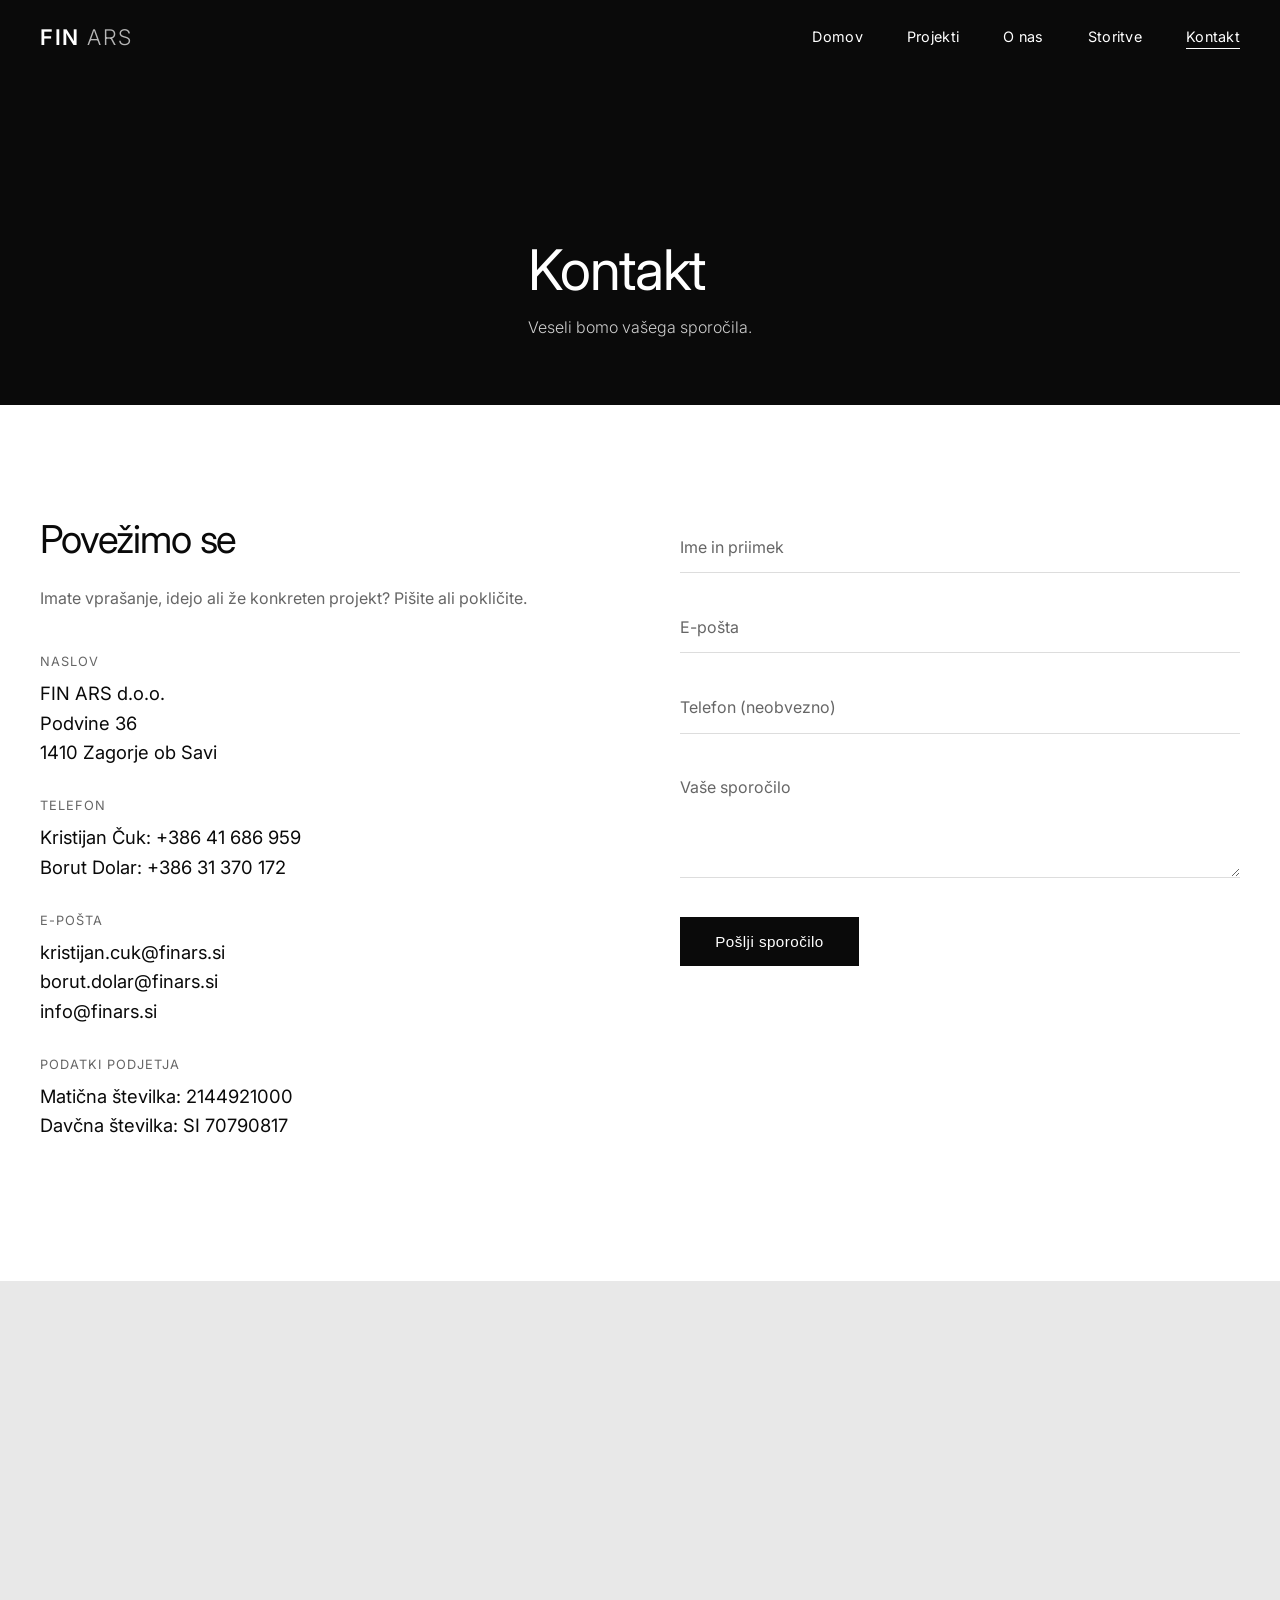
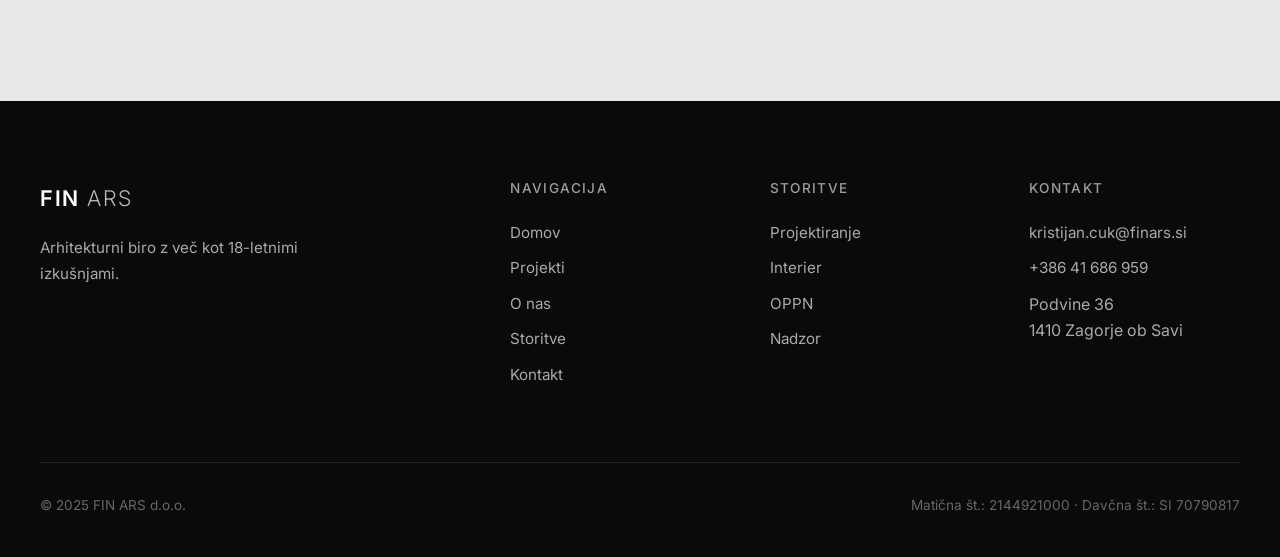
<file: kontakt.html>
<!DOCTYPE html>
<html lang="sl">
<head>
  <meta charset="UTF-8">
  <meta name="viewport" content="width=device-width, initial-scale=1.0">
  <title>Kontakt | FIN ARS</title>
  <link href="https://fonts.googleapis.com/css2?family=Inter:wght@300;400;500;600&display=swap" rel="stylesheet">
  <link rel="stylesheet" href="css/style.css">
</head>
<body>
  <header class="header">
    <div class="nav-container">
      <a href="index.html" class="logo">FIN <span>ARS</span></a>
      <nav><ul class="nav-links">
        <li><a href="index.html" class="nav-link">Domov</a></li>
        <li><a href="projekti.html" class="nav-link">Projekti</a></li>
        <li><a href="o-nas.html" class="nav-link">O nas</a></li>
        <li><a href="storitve.html" class="nav-link">Storitve</a></li>
        <li><a href="kontakt.html" class="nav-link active">Kontakt</a></li>
      </ul></nav>
      <button class="menu-toggle" aria-label="Meni"><span></span><span></span><span></span></button>
    </div>
  </header>
  <section class="page-hero" style="min-height: 380px; height: 45vh;">
    <div class="page-hero-bg" style="background-image: url('https://images.unsplash.com/photo-1497366754035-f200968a6e72?q=80&w=2069&auto=format&fit=crop')"></div>
    <div class="container">
      <h1 class="display-2">Kontakt</h1>
      <p style="opacity: 0.8; font-weight: 300;">Veseli bomo vašega sporočila.</p>
    </div>
  </section>
  <section class="section">
    <div class="container">
      <div class="contact-grid">
        <div class="contact-info reveal">
          <h2 class="display-2" style="font-size: clamp(1.8rem, 3vw, 2.6rem);">Povežimo se</h2>
          <p style="color: var(--gray-500); margin-bottom: 2rem; line-height: 1.7;">Imate vprašanje, idejo ali že konkreten projekt? Pišite ali pokličite.</p>
          <div class="contact-details">
            <div class="contact-item"><label>Naslov</label><span>FIN ARS d.o.o.<br>Podvine 36<br>1410 Zagorje ob Savi</span></div>
            <div class="contact-item"><label>Telefon</label><a href="tel:+38641686959">Kristijan Čuk: +386 41 686 959</a><br><a href="tel:+38631370172">Borut Dolar: +386 31 370 172</a></div>
            <div class="contact-item"><label>E-pošta</label><a href="mailto:kristijan.cuk@finars.si">kristijan.cuk@finars.si</a><br><a href="mailto:borut.dolar@finars.si">borut.dolar@finars.si</a><br><a href="mailto:info@finars.si">info@finars.si</a></div>
            <div class="contact-item"><label>Podatki podjetja</label><span>Matična številka: 2144921000<br>Davčna številka: SI 70790817</span></div>
          </div>
        </div>
        <div class="reveal">
          <form class="contact-form" action="#" method="POST" onsubmit="event.preventDefault(); alert('Hvala za sporočilo!');">
            <div class="form-group"><input type="text" id="name" name="name" required placeholder=" "><label for="name">Ime in priimek</label></div>
            <div class="form-group"><input type="email" id="email" name="email" required placeholder=" "><label for="email">E-pošta</label></div>
            <div class="form-group"><input type="tel" id="phone" name="phone" placeholder=" "><label for="phone">Telefon (neobvezno)</label></div>
            <div class="form-group"><textarea id="message" name="message" required placeholder=" "></textarea><label for="message">Vaše sporočilo</label></div>
            <button type="submit" class="btn btn-dark" style="align-self: flex-start; margin-top: 0.5rem;">Pošlji sporočilo</button>
          </form>
        </div>
      </div>
    </div>
  </section>
  <section style="height: 420px; background: #e8e8e8;">
    <iframe src="https://maps.google.com/maps?q=Podvine+36,+1410+Zagorje+ob+Savi&output=embed" width="100%" height="100%" style="border:0;" allowfullscreen loading="lazy" title="Lokacija FIN ARS"></iframe>
  </section>
  <footer class="footer">
    <div class="container">
      <div class="footer-grid">
        <div class="footer-brand"><a href="index.html" class="logo">FIN <span>ARS</span></a><p>Arhitekturni biro z več kot 18-letnimi izkušnjami.</p></div>
        <div class="footer-links"><h4>Navigacija</h4><a href="index.html">Domov</a><a href="projekti.html">Projekti</a><a href="o-nas.html">O nas</a><a href="storitve.html">Storitve</a><a href="kontakt.html">Kontakt</a></div>
        <div class="footer-links"><h4>Storitve</h4><a href="storitve.html">Projektiranje</a><a href="storitve.html">Interier</a><a href="storitve.html">OPPN</a><a href="storitve.html">Nadzor</a></div>
        <div class="footer-links"><h4>Kontakt</h4><a href="mailto:kristijan.cuk@finars.si">kristijan.cuk@finars.si</a><a href="tel:+38641686959">+386 41 686 959</a><span style="display:block; color: var(--gray-300); margin-top: 0.7rem;">Podvine 36<br>1410 Zagorje ob Savi</span></div>
      </div>
      <div class="footer-bottom"><span>© 2025 FIN ARS d.o.o.</span><span>Matična št.: 2144921000 · Davčna št.: SI 70790817</span></div>
    </div>
  </footer>
  <script src="js/main.js"></script>
</body>
</html>
</file>
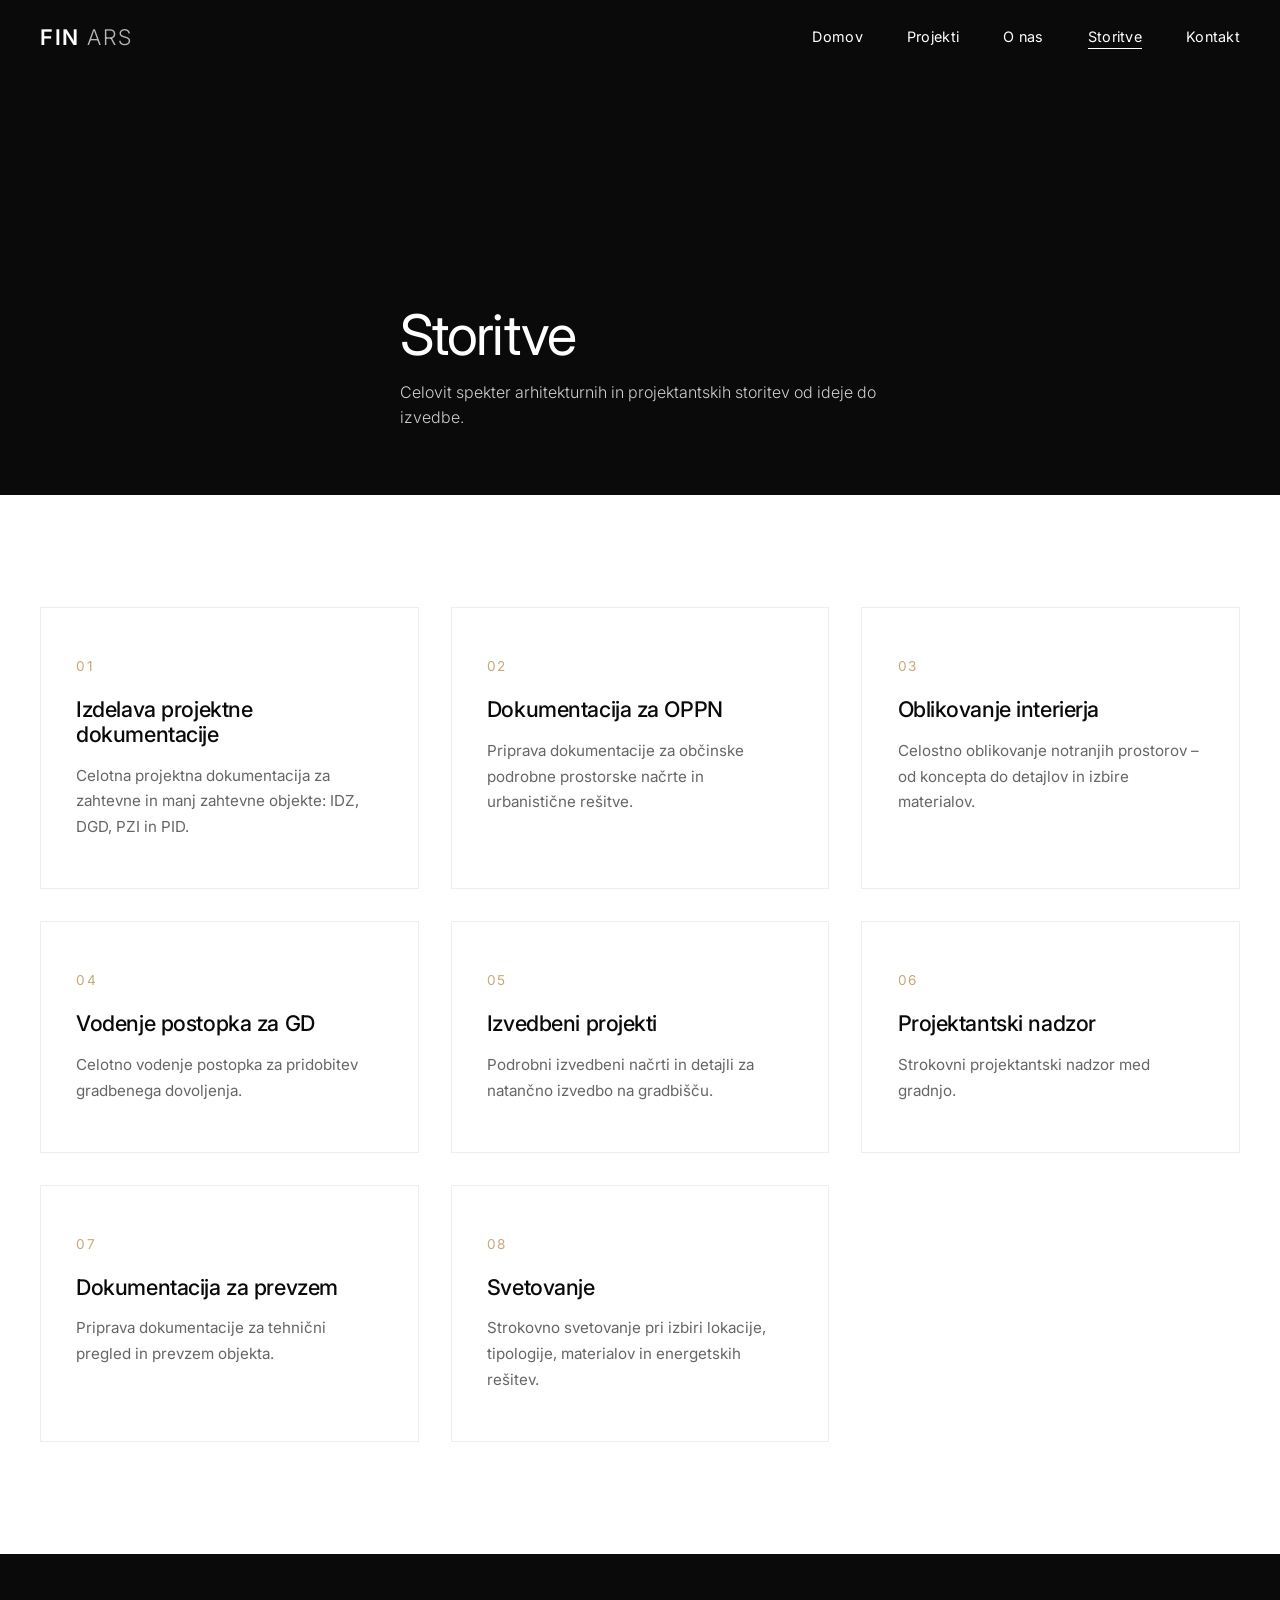
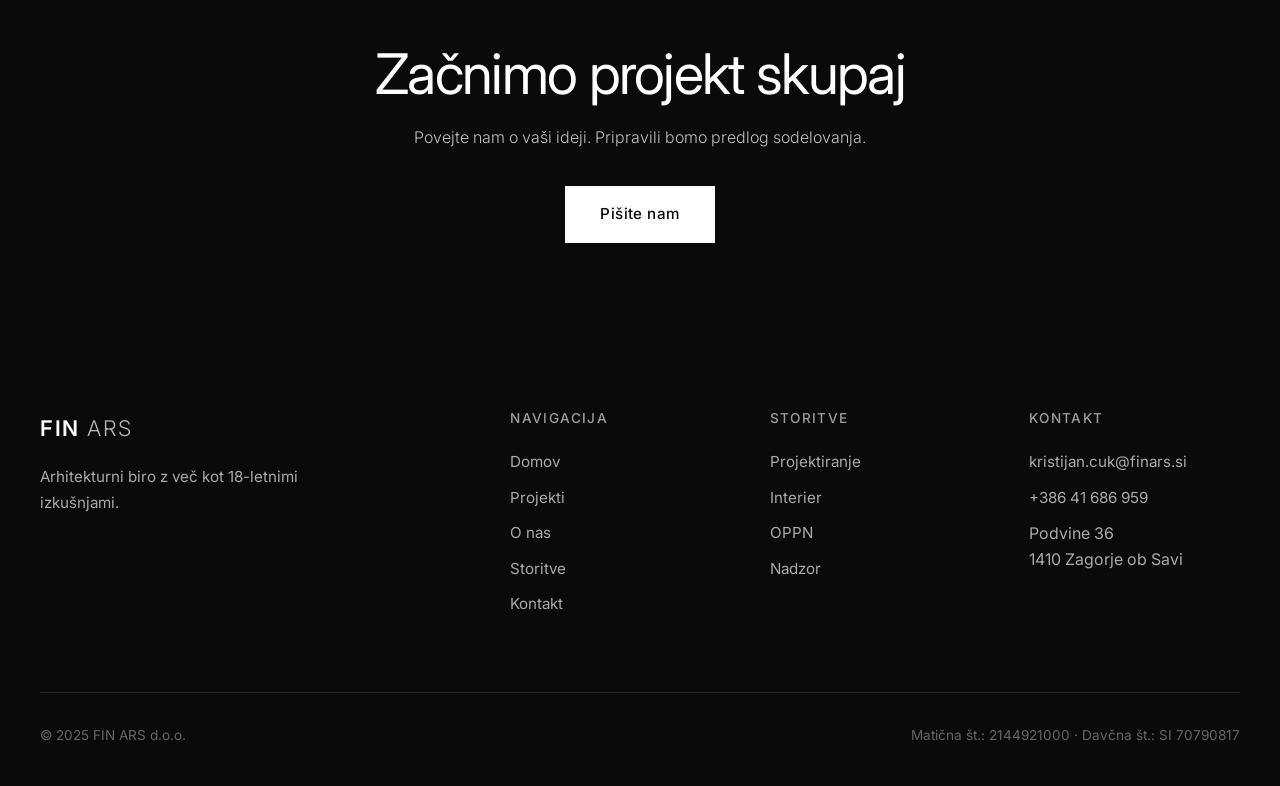
<file: storitve.html>
<!DOCTYPE html>
<html lang="sl">
<head>
  <meta charset="UTF-8">
  <meta name="viewport" content="width=device-width, initial-scale=1.0">
  <title>Storitve | FIN ARS</title>
  <link href="https://fonts.googleapis.com/css2?family=Inter:wght@300;400;500;600&display=swap" rel="stylesheet">
  <link rel="stylesheet" href="css/style.css">
</head>
<body>
  <header class="header">
    <div class="nav-container">
      <a href="index.html" class="logo">FIN <span>ARS</span></a>
      <nav><ul class="nav-links">
        <li><a href="index.html" class="nav-link">Domov</a></li>
        <li><a href="projekti.html" class="nav-link">Projekti</a></li>
        <li><a href="o-nas.html" class="nav-link">O nas</a></li>
        <li><a href="storitve.html" class="nav-link active">Storitve</a></li>
        <li><a href="kontakt.html" class="nav-link">Kontakt</a></li>
      </ul></nav>
      <button class="menu-toggle" aria-label="Meni"><span></span><span></span><span></span></button>
    </div>
  </header>
  <section class="page-hero">
    <div class="page-hero-bg" style="background-image: url('https://images.unsplash.com/photo-1503387762-592deb58ef4e?q=80&w=2071&auto=format&fit=crop')"></div>
    <div class="container">
      <h1 class="display-2">Storitve</h1>
      <p style="opacity: 0.8; font-weight: 300; max-width: 480px;">Celovit spekter arhitekturnih in projektantskih storitev od ideje do izvedbe.</p>
    </div>
  </section>
  <section class="section">
    <div class="container">
      <div class="services-grid" style="gap: 2rem;">
        <div class="service-card reveal" style="padding: 3rem 2.2rem;"><span class="service-number">01</span><h3>Izdelava projektne dokumentacije</h3><p>Celotna projektna dokumentacija za zahtevne in manj zahtevne objekte: IDZ, DGD, PZI in PID.</p></div>
        <div class="service-card reveal" style="padding: 3rem 2.2rem;"><span class="service-number">02</span><h3>Dokumentacija za OPPN</h3><p>Priprava dokumentacije za občinske podrobne prostorske načrte in urbanistične rešitve.</p></div>
        <div class="service-card reveal" style="padding: 3rem 2.2rem;"><span class="service-number">03</span><h3>Oblikovanje interierja</h3><p>Celostno oblikovanje notranjih prostorov – od koncepta do detajlov in izbire materialov.</p></div>
        <div class="service-card reveal" style="padding: 3rem 2.2rem;"><span class="service-number">04</span><h3>Vodenje postopka za GD</h3><p>Celotno vodenje postopka za pridobitev gradbenega dovoljenja.</p></div>
        <div class="service-card reveal" style="padding: 3rem 2.2rem;"><span class="service-number">05</span><h3>Izvedbeni projekti</h3><p>Podrobni izvedbeni načrti in detajli za natančno izvedbo na gradbišču.</p></div>
        <div class="service-card reveal" style="padding: 3rem 2.2rem;"><span class="service-number">06</span><h3>Projektantski nadzor</h3><p>Strokovni projektantski nadzor med gradnjo.</p></div>
        <div class="service-card reveal" style="padding: 3rem 2.2rem;"><span class="service-number">07</span><h3>Dokumentacija za prevzem</h3><p>Priprava dokumentacije za tehnični pregled in prevzem objekta.</p></div>
        <div class="service-card reveal" style="padding: 3rem 2.2rem;"><span class="service-number">08</span><h3>Svetovanje</h3><p>Strokovno svetovanje pri izbiri lokacije, tipologije, materialov in energetskih rešitev.</p></div>
      </div>
    </div>
  </section>
  <section class="section" style="background: var(--black); color: white; padding: 5.5rem 0;">
    <div class="container text-center">
      <h2 class="display-2" style="margin-bottom: 1.2rem;">Začnimo projekt skupaj</h2>
      <p style="opacity: 0.75; max-width: 480px; margin: 0 auto 2.2rem; font-weight: 300;">Povejte nam o vaši ideji. Pripravili bomo predlog sodelovanja.</p>
      <a href="kontakt.html" class="btn btn-primary">Pišite nam</a>
    </div>
  </section>
  <footer class="footer">
    <div class="container">
      <div class="footer-grid">
        <div class="footer-brand"><a href="index.html" class="logo">FIN <span>ARS</span></a><p>Arhitekturni biro z več kot 18-letnimi izkušnjami.</p></div>
        <div class="footer-links"><h4>Navigacija</h4><a href="index.html">Domov</a><a href="projekti.html">Projekti</a><a href="o-nas.html">O nas</a><a href="storitve.html">Storitve</a><a href="kontakt.html">Kontakt</a></div>
        <div class="footer-links"><h4>Storitve</h4><a href="storitve.html">Projektiranje</a><a href="storitve.html">Interier</a><a href="storitve.html">OPPN</a><a href="storitve.html">Nadzor</a></div>
        <div class="footer-links"><h4>Kontakt</h4><a href="mailto:kristijan.cuk@finars.si">kristijan.cuk@finars.si</a><a href="tel:+38641686959">+386 41 686 959</a><span style="display:block; color: var(--gray-300); margin-top: 0.7rem;">Podvine 36<br>1410 Zagorje ob Savi</span></div>
      </div>
      <div class="footer-bottom"><span>© 2025 FIN ARS d.o.o.</span><span>Matična št.: 2144921000 · Davčna št.: SI 70790817</span></div>
    </div>
  </footer>
  <script src="js/main.js"></script>
</body>
</html>
</file>
<file: css/style.css>
/* FIN ARS – Modern Architectural Studio - Apple-inspired */
:root {
  --black: #0a0a0a;
  --dark: #111111;
  --gray-900: #1a1a1a;
  --gray-700: #333333;
  --gray-500: #666666;
  --gray-300: #aaaaaa;
  --gray-100: #f5f5f5;
  --white: #ffffff;
  --accent: #c9a87c;
  --accent-hover: #b8945f;
  --transition: all 0.4s cubic-bezier(0.25, 0.46, 0.45, 0.94);
  --font-main: 'Inter', -apple-system, BlinkMacSystemFont, 'Segoe UI', Roboto, sans-serif;
}
*, *::before, *::after { margin: 0; padding: 0; box-sizing: border-box; }
html { scroll-behavior: smooth; font-size: 16px; }
body { font-family: var(--font-main); background: var(--white); color: var(--black); line-height: 1.6; overflow-x: hidden; -webkit-font-smoothing: antialiased; }
img { max-width: 100%; height: auto; display: block; }
a { text-decoration: none; color: inherit; transition: var(--transition); }
ul { list-style: none; }
h1, h2, h3, h4 { font-weight: 500; letter-spacing: -0.02em; line-height: 1.15; }
.display-1 { font-size: clamp(2.8rem, 7vw, 5.5rem); font-weight: 300; letter-spacing: -0.04em; }
.display-2 { font-size: clamp(2rem, 4.5vw, 3.5rem); font-weight: 400; letter-spacing: -0.03em; }
.section-title { font-size: clamp(1.8rem, 3.5vw, 2.8rem); margin-bottom: 1.5rem; }
.lead { font-size: clamp(1.1rem, 2vw, 1.35rem); color: var(--gray-500); font-weight: 300; max-width: 640px; }
.header { position: fixed; top: 0; left: 0; width: 100%; z-index: 1000; padding: 1.25rem 0; transition: var(--transition); background: transparent; }
.header.scrolled { background: rgba(255,255,255,0.92); backdrop-filter: blur(20px); -webkit-backdrop-filter: blur(20px); box-shadow: 0 1px 0 rgba(0,0,0,0.05); padding: 0.9rem 0; }
.header.scrolled .logo, .header.scrolled .nav-link { color: var(--black); }
.nav-container { max-width: 1400px; margin: 0 auto; padding: 0 2.5rem; display: flex; align-items: center; justify-content: space-between; }
.logo { font-size: 1.35rem; font-weight: 600; letter-spacing: 0.08em; text-transform: uppercase; color: var(--white); transition: var(--transition); }
.logo span { font-weight: 300; opacity: 0.7; }
.nav-links { display: flex; gap: 2.75rem; }
.nav-link { font-size: 0.9rem; font-weight: 400; letter-spacing: 0.02em; color: var(--white); position: relative; padding: 0.25rem 0; }
.nav-link::after { content: ''; position: absolute; bottom: 0; left: 0; width: 0; height: 1px; background: currentColor; transition: width 0.35s ease; }
.nav-link:hover::after, .nav-link.active::after { width: 100%; }
.menu-toggle { display: none; flex-direction: column; gap: 6px; cursor: pointer; background: none; border: none; padding: 5px; z-index: 1001; }
.menu-toggle span { width: 24px; height: 1.5px; background: var(--white); transition: var(--transition); }
.header.scrolled .menu-toggle span { background: var(--black); }
.menu-toggle.active span:nth-child(1) { transform: rotate(45deg) translate(5px, 5px); }
.menu-toggle.active span:nth-child(2) { opacity: 0; }
.menu-toggle.active span:nth-child(3) { transform: rotate(-45deg) translate(5px, -5px); }
.hero { position: relative; height: 100vh; min-height: 700px; display: flex; align-items: center; justify-content: center; overflow: hidden; background: var(--black); }
.hero-bg { position: absolute; inset: 0; z-index: 1; }
.hero-slide { position: absolute; inset: 0; background-size: cover; background-position: center; opacity: 0; transition: opacity 1.8s ease; transform: scale(1.05); }
.hero-slide.active { opacity: 1; transform: scale(1); transition: opacity 1.8s ease, transform 12s ease; }
.hero-overlay { position: absolute; inset: 0; background: linear-gradient(to bottom, rgba(0,0,0,0.45) 0%, rgba(0,0,0,0.25) 40%, rgba(0,0,0,0.55) 100%); z-index: 2; }
.hero-content { position: relative; z-index: 3; text-align: center; color: var(--white); padding: 0 2rem; max-width: 900px; }
.hero-content h1 { margin-bottom: 1.5rem; opacity: 0; transform: translateY(30px); animation: fadeUp 1s 0.3s forwards; }
.hero-content p { font-size: clamp(1.1rem, 2vw, 1.4rem); font-weight: 300; opacity: 0; transform: translateY(30px); animation: fadeUp 1s 0.55s forwards; margin-bottom: 2.5rem; }
.hero-cta { opacity: 0; transform: translateY(30px); animation: fadeUp 1s 0.8s forwards; }
@keyframes fadeUp { to { opacity: 1; transform: translateY(0); } }
.btn { display: inline-flex; align-items: center; gap: 0.6rem; padding: 1rem 2.2rem; font-size: 0.95rem; font-weight: 500; letter-spacing: 0.03em; border: none; cursor: pointer; transition: var(--transition); border-radius: 0; }
.btn-primary { background: var(--white); color: var(--black); }
.btn-primary:hover { background: var(--accent); color: var(--white); }
.btn-outline { background: transparent; color: var(--white); border: 1px solid rgba(255,255,255,0.5); }
.btn-outline:hover { background: var(--white); color: var(--black); border-color: var(--white); }
.btn-dark { background: var(--black); color: var(--white); }
.btn-dark:hover { background: var(--accent); }
.section { padding: 7rem 0; }
.container { max-width: 1400px; margin: 0 auto; padding: 0 2.5rem; }
.section-header { margin-bottom: 4rem; max-width: 700px; }
.section-header.center { text-align: center; margin-left: auto; margin-right: auto; }
.about-preview { display: grid; grid-template-columns: 1fr 1fr; gap: 5rem; align-items: center; }
.about-preview-text h2 { margin-bottom: 1.5rem; }
.about-preview-text p { color: var(--gray-500); margin-bottom: 1.5rem; font-size: 1.05rem; }
.about-preview-image { position: relative; overflow: hidden; aspect-ratio: 4/5; }
.about-preview-image img { width: 100%; height: 100%; object-fit: cover; transition: transform 1.2s ease; }
.about-preview-image:hover img { transform: scale(1.05); }
.projects-grid { display: grid; grid-template-columns: repeat(12, 1fr); gap: 1.5rem; }
.project-card { position: relative; overflow: hidden; cursor: pointer; background: var(--gray-100); }
.project-card.large { grid-column: span 8; aspect-ratio: 16/10; }
.project-card.medium { grid-column: span 4; aspect-ratio: 3/4; }
.project-card.wide { grid-column: span 6; aspect-ratio: 16/11; }
.project-card img { width: 100%; height: 100%; object-fit: cover; transition: transform 1.1s cubic-bezier(0.25, 0.46, 0.45, 0.94); }
.project-card:hover img { transform: scale(1.08); }
.project-overlay { position: absolute; inset: 0; background: linear-gradient(to top, rgba(0,0,0,0.75) 0%, transparent 55%); opacity: 0; transition: opacity 0.45s ease; display: flex; flex-direction: column; justify-content: flex-end; padding: 2rem; color: var(--white); }
.project-card:hover .project-overlay { opacity: 1; }
.project-overlay h3 { font-size: 1.4rem; font-weight: 500; margin-bottom: 0.3rem; }
.project-overlay span { font-size: 0.9rem; opacity: 0.8; font-weight: 300; }
.services-grid { display: grid; grid-template-columns: repeat(3, 1fr); gap: 2.5rem; }
.service-card { padding: 2.5rem 2rem; border: 1px solid #eee; transition: var(--transition); }
.service-card:hover { border-color: var(--black); transform: translateY(-4px); }
.service-number { font-size: 0.85rem; color: var(--accent); letter-spacing: 0.1em; margin-bottom: 1.2rem; display: block; }
.service-card h3 { font-size: 1.35rem; margin-bottom: 1rem; }
.service-card p { color: var(--gray-500); font-size: 0.95rem; line-height: 1.7; }
.lightbox { position: fixed; inset: 0; background: rgba(0,0,0,0.95); z-index: 2000; display: flex; align-items: center; justify-content: center; opacity: 0; visibility: hidden; transition: opacity 0.35s ease, visibility 0.35s; }
.lightbox.active { opacity: 1; visibility: visible; }
.lightbox-img { max-width: 92vw; max-height: 88vh; object-fit: contain; transform: scale(0.92); transition: transform 0.4s ease; }
.lightbox.active .lightbox-img { transform: scale(1); }
.lightbox-close { position: absolute; top: 1.5rem; right: 2rem; background: none; border: none; color: white; font-size: 2.2rem; cursor: pointer; line-height: 1; opacity: 0.8; }
.lightbox-close:hover { opacity: 1; }
.lightbox-caption { position: absolute; bottom: 2rem; left: 50%; transform: translateX(-50%); color: white; font-size: 1rem; opacity: 0.9; text-align: center; }
.contact-grid { display: grid; grid-template-columns: 1fr 1fr; gap: 5rem; }
.contact-info h2 { margin-bottom: 1.5rem; }
.contact-details { margin-top: 2.5rem; }
.contact-item { margin-bottom: 1.8rem; }
.contact-item label { display: block; font-size: 0.8rem; letter-spacing: 0.08em; text-transform: uppercase; color: var(--gray-500); margin-bottom: 0.4rem; }
.contact-item a, .contact-item span { font-size: 1.15rem; }
.contact-item a:hover { color: var(--accent); }
.contact-form { display: flex; flex-direction: column; gap: 1.5rem; }
.form-group { position: relative; }
.form-group input, .form-group textarea { width: 100%; padding: 1.1rem 0; border: none; border-bottom: 1px solid #ddd; background: transparent; font-family: inherit; font-size: 1rem; transition: border-color 0.3s; outline: none; }
.form-group input:focus, .form-group textarea:focus { border-color: var(--black); }
.form-group textarea { resize: vertical; min-height: 120px; }
.form-group label { position: absolute; top: 1.1rem; left: 0; color: var(--gray-500); pointer-events: none; transition: all 0.3s; }
.form-group input:focus + label, .form-group input:not(:placeholder-shown) + label, .form-group textarea:focus + label, .form-group textarea:not(:placeholder-shown) + label { top: -0.6rem; font-size: 0.75rem; color: var(--black); }
.footer { background: var(--black); color: var(--white); padding: 5rem 0 2.5rem; }
.footer-grid { display: grid; grid-template-columns: 2fr 1fr 1fr 1fr; gap: 3rem; margin-bottom: 4rem; }
.footer-brand .logo { color: var(--white); margin-bottom: 1.2rem; display: inline-block; }
.footer-brand p { color: var(--gray-300); font-size: 0.95rem; max-width: 280px; line-height: 1.7; }
.footer h4 { font-size: 0.85rem; letter-spacing: 0.1em; text-transform: uppercase; margin-bottom: 1.5rem; opacity: 0.6; }
.footer-links a { display: block; color: var(--gray-300); margin-bottom: 0.7rem; font-size: 0.95rem; }
.footer-links a:hover { color: var(--white); }
.footer-bottom { border-top: 1px solid rgba(255,255,255,0.1); padding-top: 2rem; display: flex; justify-content: space-between; align-items: center; font-size: 0.85rem; color: var(--gray-500); }
.page-hero { height: 55vh; min-height: 420px; display: flex; align-items: flex-end; position: relative; background: var(--black); color: var(--white); padding-bottom: 4rem; }
.page-hero-bg { position: absolute; inset: 0; background-size: cover; background-position: center; opacity: 0.55; }
.page-hero .container { position: relative; z-index: 2; }
.page-hero h1 { margin-bottom: 0.8rem; }
.team-grid { display: grid; grid-template-columns: repeat(3, 1fr); gap: 2.5rem; }
.team-card { text-align: center; }
.team-photo { aspect-ratio: 1; overflow: hidden; margin-bottom: 1.5rem; background: var(--gray-100); }
.team-photo img { width: 100%; height: 100%; object-fit: cover; transition: transform 0.8s ease; }
.team-card:hover .team-photo img { transform: scale(1.06); }
.team-card h3 { font-size: 1.2rem; margin-bottom: 0.3rem; }
.team-card span { color: var(--gray-500); font-size: 0.9rem; }
@media (max-width: 1024px) {
  .about-preview { grid-template-columns: 1fr; gap: 3rem; }
  .about-preview-image { aspect-ratio: 16/10; max-height: 450px; }
  .services-grid { grid-template-columns: 1fr 1fr; }
  .project-card.large { grid-column: span 12; }
  .project-card.medium, .project-card.wide { grid-column: span 6; }
  .footer-grid { grid-template-columns: 1fr 1fr; }
  .contact-grid { grid-template-columns: 1fr; gap: 3.5rem; }
  .team-grid { grid-template-columns: 1fr 1fr; }
}
@media (max-width: 768px) {
  .nav-links { position: fixed; top: 0; right: -100%; width: 100%; height: 100vh; background: var(--black); flex-direction: column; align-items: center; justify-content: center; gap: 2.5rem; transition: right 0.45s ease; z-index: 999; }
  .nav-links.active { right: 0; }
  .nav-link { font-size: 1.4rem; color: var(--white) !important; }
  .menu-toggle { display: flex; }
  .container { padding: 0 1.5rem; }
  .section { padding: 4.5rem 0; }
  .services-grid { grid-template-columns: 1fr; }
  .project-card.medium, .project-card.wide { grid-column: span 12; }
  .footer-grid { grid-template-columns: 1fr; gap: 2.5rem; }
  .footer-bottom { flex-direction: column; gap: 1rem; text-align: center; }
  .team-grid { grid-template-columns: 1fr; max-width: 320px; margin: 0 auto; }
  .nav-container { padding: 0 1.5rem; }
}
.text-center { text-align: center; }
.mt-2 { margin-top: 2rem; }
.mb-2 { margin-bottom: 2rem; }
.mb-4 { margin-bottom: 4rem; }
</file>
